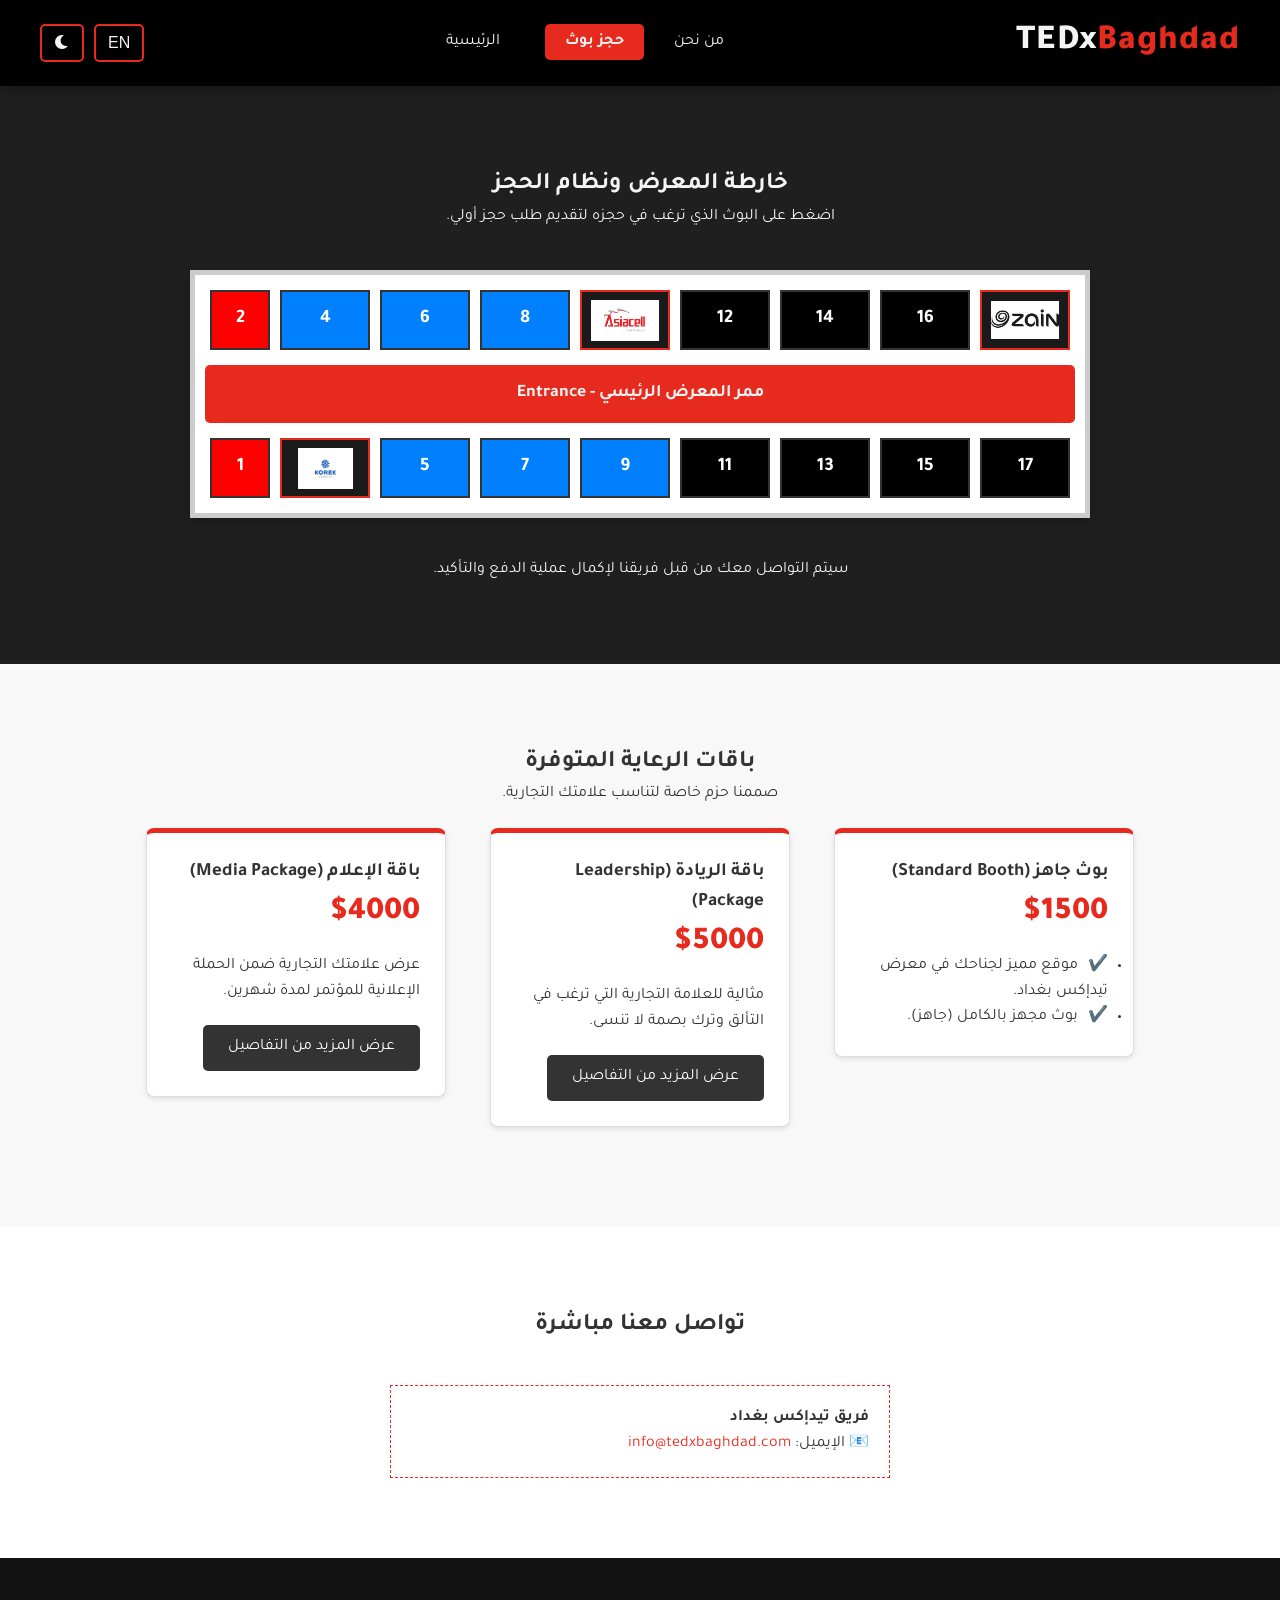
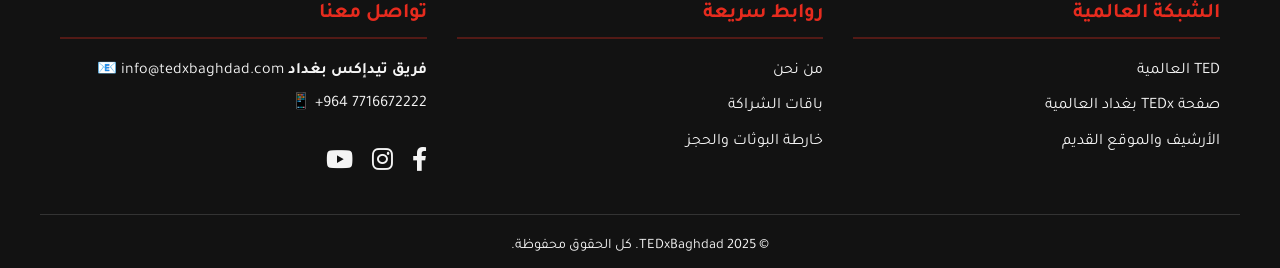
<file: booking.html>
<!DOCTYPE html>
<html lang="ar" dir="rtl">
<head>
    <meta charset="UTF-8">
    <meta name="viewport" content="width=device-width, initial-scale=1.0">
    <title id="pageTitle">TEDxBaghdad </title>
    <link rel="stylesheet" href="style.css">
    <link rel="stylesheet" href="https://cdnjs.cloudflare.com/ajax/libs/font-awesome/6.0.0-beta3/css/all.min.css">
</head>
<body class="light-mode rtl-mode">

    <header>
        <div class="logo">
            <h1>TEDx<span class="red-text">Baghdad</span></h1>
        </div>
        <nav>
            <ul id="main-nav">
                <li><a href="aboutus.html" id="nav-about">من نحن</a></li>
                <li><a href="booking.html" class="btn" id="nav-map">حجز بوث</a></li>
                <li><a href="index.html#contact" id="nav-contact">الرئيسية</a></li>
            </ul>
        </nav>
        
        <div class="toggles">
            <button id="lang-toggle" class="toggle-btn" title="Toggle Language">
                <span id="current-lang">EN</span>
            </button>
            <button id="theme-toggle" class="toggle-btn" title="Toggle Dark/Light Mode">
                <i class="fas fa-moon" id="theme-icon"></i>
            </button>
        </div>
    </header>

    <section id="map" class="section dark-bg">
        <h2 id="map-heading">خارطة المعرض ونظام الحجز</h2>
        <p id="map-subtitle">اضغط على البوث الذي ترغب في حجزه لتقديم طلب حجز أولي.</p>
        
        <div class="booth-map-placeholder">
            <div class="exhibition-map">
                <div class="booth-row top-row">
                    <div class="booth diamond" id="booth-18" data-price="4000">18</div>
                    <div class="booth diamond" id="booth-16" data-price="4000">16</div>
                    <div class="booth diamond" id="booth-14" data-price="4000">14</div>
                    <div class="booth diamond" id="booth-12" data-price="4000">12</div>
                    <div class="booth gold" id="booth-10" data-price="3500">10</div>
                    <div class="booth gold" id="booth-8" data-price="3500">8</div>
                    <div class="booth gold" id="booth-6" data-price="3500">6</div>
                    <div class="booth gold" id="booth-4" data-price="3500">4</div>
                    <div class="booth silver" id="booth-2" data-price="3000">2</div>
                </div>

                <div class="aisle">ممر المعرض الرئيسي - Entrance</div>

                <div class="booth-row bottom-row">
                    <div class="booth diamond" id="booth-17" data-price="4000">17</div>
                    <div class="booth diamond" id="booth-15" data-price="4000">15</div>
                    <div class="booth diamond" id="booth-13" data-price="4000">13</div>
                    <div class="booth diamond" id="booth-11" data-price="4000">11</div>
                    <div class="booth gold" id="booth-9" data-price="3500">9</div>
                    <div class="booth gold" id="booth-7" data-price="3500">7</div>
                    <div class="booth gold" id="booth-5" data-price="3500">5</div>
                    <div class="booth gold" id="booth-3" data-price="3500">3</div>
                    <div class="booth silver" id="booth-1" data-price="3000">1</div>
                </div>
            </div>
        </div>
        
        <p class="note" id="map-note">سيتم التواصل معك من قبل فريقنا لإكمال عملية الدفع والتأكيد.</p>
        
    </section>
    
    <section id="packages" class="section">
        <h2 id="packages-heading">باقات الرعاية المتوفرة</h2>
        <p id="packages-subtitle">صممنا حزم خاصة لتناسب علامتك التجارية.</p>

        <div class="package-card standard-booth">
            <h3 id="package1-title">بوث جاهز (Standard Booth)</h3>
            <span class="price">$1500</span>
            <ul id="package1-features">
                <li>موقع مميز لجناحك في معرض تيدإكس بغداد.</li>
                <li>بوث مجهز بالكامل (جاهز).</li>
            </ul>
        </div>
        
        <div class="package-card leadership">
             <h3 id="package2-title">باقة الريادة (Leadership Package)</h3>
             <span class="price">$5000</span>
             <p id="package2-desc">مثالية للعلامة التجارية التي ترغب في التألق وترك بصمة لا تنسى.</p>
             <a href="#" class="btn-secondary" id="package2-cta">عرض المزيد من التفاصيل</a>
        </div>
        
        <div class="package-card media">
             <h3 id="package3-title">باقة الإعلام (Media Package)</h3>
             <span class="price">$4000</span>
             <p id="package3-desc">عرض علامتك التجارية ضمن الحملة الإعلانية للمؤتمر لمدة شهرين.</p>
             <a href="#" class="btn-secondary" id="package3-cta">عرض المزيد من التفاصيل</a>
        </div>
        
    </section>

    
    <section id="contact-footer" class="section">
        <h2 id="contact-heading-small">تواصل معنا مباشرة</h2>
        <div class="contact-info">
            <p id="contact-name-small"><strong>فريق تيدإكس بغداد</strong> - قسم الشراكات</p>
            <p>📧 الإيميل: <a href="mailto:info@tedxbaghdad.com">info@tedxbaghdad.com</a></p>
        </div>
    </section>

 <footer>
    <div class="container footer-grid">
        <div class="footer-col">
            <h3 id="footer-links-global">الشبكة العالمية</h3>
            <ul>
                <li><a href="https://www.ted.com" target="_blank">TED العالمية</a></li>
                <li><a href="https://www.ted.com/tedx/events/tedxbaghdad" target="_blank">صفحة TEDx بغداد العالمية</a></li>
                <li><a href="https://tedxbaghdad.com/" target="_blank" id="footer-old-site">الأرشيف والموقع القديم</a></li> 
            </ul>
        </div>

        <div class="footer-col">
            <h3 id="footer-links-quick">روابط سريعة</h3>
            <ul>
                <li><a href="aboutus.html" id="footer-about">من نحن</a></li>
                <li><a href="#packages" id="footer-packages">باقات الشراكة</a></li>
                <li><a href="booking.html" id="footer-map-link">خارطة البوثات والحجز</a></li>
            </ul>
        </div>

        <div class="footer-col">
            <h3 id="footer-links-contact">تواصل معنا</h3>
            <div class="contact-footer-info">
                <p><strong><span id="footer-director-name">فريق تيدإكس بغداد</span></strong></p>
                <p>📧 info@tedxbaghdad.com</p>
                <p>📱 +964 7716672222</p>
            </div>
            <div class="social-links">
                <a href="https://www.facebook.com/TEDxBaghdad.Iraq/" target="_blank" title="Facebook"><i class="fab fa-facebook-f"></i></a>
                <a href="https://www.instagram.com/tedxbaghdad.iraq/" target="_blank" title="Instagram"><i class="fab fa-instagram"></i></a>
                <a href="https://www.youtube.com/user/TEDxBaghdad" target="_blank" title="YouTube"><i class="fab fa-youtube"></i></a>
            </div>
        </div>
    </div>
    
    <div class="footer-bottom">
        <p id="footer-text">© 2025 TEDxBaghdad. كل الحقوق محفوظة.</p>
    </div>
</footer>
    <script src="script.js"></script>
</body>
</html>
</file>
<file: style.css>
@import url('https://fonts.googleapis.com/css2?family=Tajawal:wght@200;400;700;900&display=swap');

:root {
    --color-ted-red: #E62B1E;
    --color-dark-primary: #121212; 
    --color-dark-secondary: #1f1f1f; 
    --color-light-primary: #ffffff; 
    --color-light-secondary: #f8f8f8; 
    --color-text-light: #f4f4f4;
    --color-text-dark: #333333;
    --section-padding: 80px 0;
}

* {
    margin: 0;
    padding: 0;
    box-sizing: border-box;
    transition: background-color 0.5s, color 0.5s, border-color 0.5s, transform 0.5s;
}

body {
    font-family: 'Tajawal', sans-serif;
    line-height: 1.6;
}

body.light-mode {
    background-color: var(--color-light-primary);
    color: var(--color-text-dark);
}

body.dark-mode {
    background-color: var(--color-dark-primary);
    color: var(--color-text-light);
}

body.dark-mode .section { background-color: var(--color-dark-primary); }
body.dark-mode .dark-bg { background-color: var(--color-dark-secondary); }
body.dark-mode h2 { color: var(--color-light-primary); }
body.dark-mode .package-card {
    background: var(--color-dark-secondary);
    border: 1px solid #333;
    box-shadow: 0 2px 5px rgba(255, 255, 255, 0.1);
}
body.dark-mode .package-card h3 { color: var(--color-text-light); }
body.dark-mode footer { background-color: #000; }

.rtl-mode { direction: rtl; }
.ltr-mode { direction: ltr; }

a { text-decoration: none; color: var(--color-ted-red); transition: color 0.3s; }
.section { padding: var(--section-padding); text-align: center; }
.dark-bg { background-color: var(--color-dark-secondary); color: var(--color-text-light); }
.red-text { color: var(--color-ted-red); }
.container { max-width: 1200px; margin: 0 auto; padding: 0 20px; }

.about-grid { display: grid; grid-template-columns: 2fr 1fr; gap: 40px; max-width: 1000px; margin: 40px auto 0; }
.rtl-mode .about-grid { text-align: right; }
.ltr-mode .about-grid { text-align: left; }

.rtl-mode .media-coverage { border-right: 3px solid var(--color-ted-red); padding-right: 20px; border-left: none; padding-left: 0; }
.ltr-mode .media-coverage { border-right: none; padding-right: 0; border-left: 3px solid var(--color-ted-red); padding-left: 20px; }

.rtl-mode .package-card { text-align: right; }
.ltr-mode .package-card { text-align: left; }

.rtl-mode .package-card ul li:before { content: "✔️"; margin-left: 10px; margin-right: 0; color: var(--color-ted-red); }
.ltr-mode .package-card ul li:before { content: "✔️"; margin-right: 10px; margin-left: 0; color: var(--color-ted-red); }

header {
    background-color: #000;
    color: var(--color-text-light);
    padding: 15px 40px;
    display: flex;
    justify-content: space-between;
    align-items: center;
    position: sticky;
    top: 0;
    z-index: 1000;
    box-shadow: 0 4px 12px rgba(0, 0, 0, 0.3); 
}

header .logo h1 {
    font-size: 2.2em;
    margin: 0;
    color: var(--color-light-bg);
    font-weight: 900;
    letter-spacing: 1px;
}

nav ul {
    list-style: none;
    display: flex;
    align-items: center; 
    margin: 0;
}

nav ul li {
    margin: 0 15px; 
}

nav ul li a {
    color: var(--color-text-light);
    font-weight: 400;
    padding: 8px 0;
    position: relative;
}

nav ul li a:hover {
    color: var(--color-ted-red);
}

nav ul li a::after {
    content: '';
    position: absolute;
    bottom: -5px;
    left: 0;
    width: 0;
    height: 3px;
    background-color: var(--color-ted-red);
    transition: width 0.3s ease;
}

nav ul li a:hover::after {
    width: 100%;
}

.toggles { display: flex; align-items: center; }
.toggle-btn {
    background: none;
    border: 2px solid var(--color-ted-red);
    color: var(--color-text-light);
    font-size: 1em;
    padding: 8px 12px;
    cursor: pointer;
    border-radius: 5px;
    transition: background-color 0.3s, color 0.3s;
}
.rtl-mode .toggle-btn { margin-right: 10px; margin-left: 0; }
.ltr-mode .toggle-btn { margin-left: 10px; margin-right: 0; }
.toggle-btn:hover { background-color: var(--color-ted-red); color: var(--color-light-primary); }

.btn {
    background-color: var(--color-ted-red);
    color: var(--color-light-bg) !important;
    padding: 10px 20px; 
    border-radius: 5px;
    font-weight: 700;
    transition: background-color 0.3s;
    margin-left: 15px;
}

.hero {
    background: linear-gradient(rgba(0, 0, 0, 0.8), rgba(0, 0, 0, 0.8)), 
                url('images/style.jpg') no-repeat center center/cover;
    height: 90vh; 
    display: flex;
    justify-content: center;
    align-items: center;
    color: var(--color-text-light); 
    text-align: center;
    padding: 0 20px;
}

.hero h1 { display: none; }

.hero h2 {
    font-size: 4.5em;
    font-weight: 900; 
    margin-bottom: 25px;
    letter-spacing: 5px; 
    color: var(--color-ted-red); 
    text-shadow: 0 0 15px rgba(230, 43, 30, 0.8), 2px 2px 5px rgba(0, 0, 0, 0.5);
}

.event-info span {
    display: block;
    font-size: 1.4em;
    margin-bottom: 15px;
    font-weight: 400;
    color: #f0f0f0;
}

.btn-primary {
    margin-top: 40px;
    font-size: 1.3em;
    padding: 15px 40px;
    background: var(--color-ted-red);
    color: var(--color-light-bg);
    border-radius: 50px;
    display: inline-block;
    box-shadow: 0 8px 20px rgba(230, 43, 30, 0.6); 
    font-weight: 700;
}

.btn-primary:hover {
    background-color: #b72217;
    transform: translateY(-3px); 
}

@media (max-width: 768px) {
    .hero {
        height: 80vh; 
    }
    .hero .pre-title {
        font-size: 0.9em; 
    }
    .hero h2 {
        font-size: 2.8em; 
        letter-spacing: 2px; 
    }
    .event-info span {
        font-size: 1em; 
    }
    .hero .btn-primary {
        font-size: 1em; 
        padding: 12px 30px; 
        margin-top: 30px;
    }
}

#about {
    padding-bottom: 40px;
}

.about-grid {
    display: grid;
    grid-template-columns: 1.7fr 1fr; 
    gap: 50px; 
    text-align: initial;
    max-width: 1000px; 
    margin: 40px auto 0; 
    padding: 0 20px; 
}

.text-block p {
    margin-bottom: 15px;
    font-size: 1.1em;
    line-height: 1.8; 
    text-align: justify; 
}

.media-coverage {
    border: 2px solid var(--color-ted-red); 
    padding: 20px;
    border-radius: 8px; 
    background-color: var(--color-light-secondary); 
    box-shadow: 0 4px 10px rgba(0, 0, 0, 0.1);
    height: fit-content; 
    margin: 0; 
}

.dark-mode .media-coverage {
    background-color: var(--color-dark-secondary);
    box-shadow: 0 4px 10px rgba(255, 255, 255, 0.1);
}

.media-coverage h3 {
    color: var(--color-ted-red);
    margin-top: 0;
    border-bottom: 2px dashed var(--color-ted-red); 
    padding-bottom: 10px;
    font-size: 1.4em;
}

.media-coverage ul {
    list-style: none;
    padding: 0;
    margin-top: 15px;
}

.media-coverage ul li {
    margin-bottom: 12px;
    font-weight: 400;
}

@media (max-width: 992px) {
    .about-grid {
        grid-template-columns: 1fr; 
        gap: 30px;
        text-align: center;
        display: flex;
        flex-direction: column; 
        max-width: 100%;
        padding: 0 20px; 
    }
    .media-coverage {
        margin: 20px auto 0; 
        width: 100%; 
        max-width: 450px; 
        text-align: right; 
    }
    .ltr-mode .media-coverage {
        text-align: left;
    }
}

#numbers { padding: 60px 0; }
.stats-grid { display: flex; justify-content: space-around; flex-wrap: wrap; gap: 30px; margin: 40px auto; }
.stat-box {
    background: #000;
    color: var(--color-ted-red);
    padding: 25px 35px;
    border-radius: 10px;
    width: 200px;
    text-align: center;
    box-shadow: 0 4px 8px rgba(255, 255, 255, 0.1);
}
.stat-box .number { display: block; font-size: 2.5em; font-weight: 900; margin-bottom: 5px; }
.stat-box p { color: var(--color-text-light); font-weight: 400; }
.demographics { margin-top: 40px; padding: 20px; border: 1px solid var(--color-ted-red); max-width: 600px; margin-left: auto; margin-right: auto; border-radius: 8px; }
.demographics h3 { color: var(--color-ted-red); margin-bottom: 10px; }

#packages { background-color: var(--color-light-secondary); }

body.dark-mode #packages h2,
body.dark-mode #packages p {
    color: var(--color-text-light); 
}

.package-card {
    display: inline-block;
    background: var(--color-light-primary);
    border: 1px solid #ddd;
    border-top: 5px solid var(--color-ted-red);
    border-radius: 8px;
    padding: 25px;
    margin: 20px;
    width: 300px;
    box-shadow: 0 2px 5px rgba(0, 0, 0, 0.1);
    vertical-align: top;
}
.package-card .price { display: block; color: var(--color-ted-red); font-size: 2em; font-weight: 900; margin-bottom: 15px; }
.btn-secondary {
    display: inline-block;
    margin-top: 20px;
    padding: 10px 25px;
    background-color: var(--color-text-dark);
    color: var(--color-light-primary);
    border-radius: 5px;
    transition: background-color 0.3s;
}
.dark-mode .btn-secondary { background-color: #555; }

.booth-map-placeholder { height: auto; border: none; background-color: transparent; }
.exhibition-map {
    display: flex;
    flex-direction: column;
    align-items: center;
    max-width: 900px;
    margin: 40px auto;
    border: 5px solid #ccc;
    padding: 10px;
    background-color: var(--color-light-primary);
    box-shadow: 0 4px 10px rgba(0, 0, 0, 0.2);
}
.dark-mode .exhibition-map { background-color: #000; border: 5px solid #444; }

.exhibition-map:hover {
    border-color: var(--color-ted-red);
}

.booth-row { display: flex; width: 100%; justify-content: space-between; }
.aisle {
    width: 100%;
    text-align: center;
    padding: 15px 0;
    margin: 10px 0;
    background-color: var(--color-ted-red);
    color: var(--color-text-light);
    font-weight: 700;
    font-size: 1.1em;
    border-radius: 5px;
}
.booth {
   display: flex;
    justify-content: center;
    align-items: center;
    cursor: pointer;
    color: var(--color-light-primary);
    font-weight: 700;
    font-size: 1.2em;
    border: 2px solid #333;
    margin: 5px;
    transition: transform 0.2s, box-shadow 0.2s;
    height: 60px; 
    flex-grow: 1; 
    position: relative;
    overflow: hidden;
    direction: ltr;
}
.booth:hover { transform: scale(1.05); box-shadow: 0 0 15px rgba(230, 43, 30, 0.7); }

.diamond { background-color: #000000; width: 15%; }
.gold { background-color: #0080ff; width: 15%; }
.silver { background-color: #ff0000; width: 10%; } 

.booked {
    background-color: #1a1a1a !important; 
    cursor: pointer; 
    pointer-events: auto !important; 
    border: 2px solid var(--color-ted-red);
    color: #ccc;
    position: relative; 
    overflow: hidden;
}

.booked::after {
    content: "محجوز"; 
    position: absolute;
    top: 0;
    left: 0;
    width: 100%;
    height: 100%;
    background-color: rgba(230, 43, 30, 0.9); 
    color: white;
    display: flex;
    justify-content: center;
    align-items: center;
    font-size: 1.2em;
    font-weight: 700;
    opacity: 0; 
    transition: opacity 0.3s;
    z-index: 10;
    pointer-events: none; 
}

.booked:hover .logo-container {
    opacity: 0; 
}
.booked:hover::after {
    opacity: 1; 
}
.booked .company-name {
    font-size: 0.6em;
    font-weight: 400;
    position: absolute;
    bottom: 5px;
    color: #f7b731;
}
.booked .logo-container, .booked .booth-number-text {
    opacity: 1;
    transition: opacity 0.3s;
    position: absolute;
    top: 50%;
    left: 50%;
    transform: translate(-50%, -50%);
    width: 100%;
    height: 100%;
    display: flex;
    justify-content: center;
    align-items: center;
    padding: 5px;
}

.booked .company-logo {
    max-width: 90%;
    max-height: 90%;
    object-fit: contain;
}
.booked .booth-number-text {
    display: none; 
}

.contact-info { 
    max-width: 500px; 
    margin: 40px auto 0; 
    padding: 20px; 
    border: 1px dashed var(--color-ted-red); 
    text-align: right; 
}
.ltr-mode .contact-info {
    text-align: left;
}

.contact-info p span[dir="ltr"],
.contact-footer-info p {
    direction: ltr;
    display: inline-block;
}

.modal {
    display: none; 
    position: fixed; 
    z-index: 2000; 
    left: 0;
    top: 0;
    width: 100%;
    height: 100%;
    overflow: auto; 
    background-color: rgba(0,0,0,0.7); 
    justify-content: center;
    align-items: center;
}
.modal-content {
    background-color: var(--color-light-primary);
    margin: auto;
    padding: 30px;
    border: 1px solid var(--color-ted-red);
    width: 80%;
    max-width: 500px;
    border-radius: 10px;
    position: relative;
    text-align: center;
    animation: fadeIn 0.3s ease-out;
}

@keyframes fadeIn {
    from { opacity: 0; transform: scale(0.95); }
    to { opacity: 1; transform: scale(1); }
}
.dark-mode .modal-content { background-color: var(--color-dark-secondary); }
.close-btn {
    color: var(--color-ted-red);
    float: right;
    font-size: 28px;
    font-weight: bold;
    position: absolute;
    top: 15px;
    cursor: pointer;
}
.rtl-mode .close-btn { left: 15px; right: auto; }
.ltr-mode .close-btn { right: 15px; left: auto; }

.modal-header {
    display: flex;
    flex-direction: column;
    align-items: center;
    margin-bottom: 15px;
}

.modal-icon {
    font-size: 2.5em;
    color: var(--color-ted-red);
    margin-bottom: 10px;
}

.modal-content h3 {
    font-size: 1.6em;
    margin: 0;
}

.modal-content p {
    font-size: 1.1em;
    margin-bottom: 10px;
}

.modal-price {
    font-size: 1.5em;
    font-weight: 700;
    margin: 20px 0;
    color: var(--color-ted-red);
    background-color: var(--color-light-secondary);
    padding: 10px;
    border-radius: 8px;
    border: 1px solid #e0e0e0; 
}
.dark-mode .modal-price {
    background-color: var(--color-dark-primary);
}

.btn-modal {
    display: inline-block;
    background-color: var(--color-ted-red);
    color: var(--color-light-primary);
    padding: 12px 30px; 
    border-radius: 5px;
    font-size: 1em; 
    font-weight: 700;
    margin-top: 10px;
    transition: background-color 0.3s, transform 0.2s;
}
.btn-modal:hover {
    background-color: #b72217;
    transform: scale(1.05);
}

.modal-note {
    font-size: 0.9em !important;
    color: #777;
    margin-top: 20px;
}
.dark-mode .modal-note {
    color: var(--color-text-light); 
}

footer {
    background-color: var(--color-dark-primary); 
    color: var(--color-text-light);
    padding: 40px 0 10px;
}

.footer-grid {
    display: grid;
    grid-template-columns: repeat(3, 1fr); 
    gap: 30px;
    text-align: right;
    padding-bottom: 30px;
    border-bottom: 1px solid #333;
}
.ltr-mode .footer-grid {
    text-align: left;
}

.footer-col h3 {
    font-size: 1.3em;
    font-weight: 700;
    margin-bottom: 20px;
    color: var(--color-ted-red); 
    border-bottom: 2px solid rgba(230, 43, 30, 0.3);
    padding-bottom: 5px;
}

.footer-col ul {
    list-style: none;
    padding: 0;
}

.footer-col ul li {
    margin-bottom: 10px;
    font-size: 1em;
}

.footer-col a {
    color: var(--color-text-light);
    transition: color 0.3s;
}

.footer-col a:hover {
    color: var(--color-ted-red);
}

.contact-footer-info p {
    margin-bottom: 8px;
    font-size: 1em;
}

.social-links {
    margin-top: 20px;
}

.social-links a {
    font-size: 1.5em;
    margin-left: 15px; 
    color: var(--color-text-light);
    transition: color 0.3s;
}
.ltr-mode .social-links a {
    margin-right: 15px;
    margin-left: 0;
}

.social-links a:hover {
    color: var(--color-ted-red);
}

.footer-bottom {
    text-align: center;
    padding-top: 20px;
    font-size: 0.9em;
}

#gallery {
    padding: var(--section-padding) 0;
    background-color: var(--color-light-secondary);
    direction: ltr !important; 
    overflow: hidden;
}

.dark-mode #gallery {
    background-color: var(--color-dark-primary);
}

#gallery h2, #gallery p {
    text-align: center;
    direction: rtl;
    margin-bottom: 40px;
    padding: 0 20px;
}

.carousel-wrapper {
    display: flex;
    align-items: center;
    width: 100%;
    height: 600px; 
    position: relative;
}

.carousel-inner {
    display: flex;
    width: 100%;
    height: 100%;
    align-items: center;
    transition: transform 0.5s cubic-bezier(0.25, 1, 0.5, 1);
    will-change: transform;
}

.carousel-item {
    flex: 0 0 60%; 
    max-width: 60%;
    opacity: 0.5;
    transform: scale(0.85); 
    box-sizing: border-box;
    cursor: pointer;
    text-align: center;
    transition: all 0.5s ease;
    overflow: hidden;
}

.carousel-item img {
    width: 100%;
    height: 100%; 
    object-fit: cover; 
    border-radius: 20px;
    box-shadow: 0 10px 30px rgba(0, 0, 0, 0.5);
    display: block;
}

.carousel-item.active {
    opacity: 1;
    transform: scale(1); 
    z-index: 10;
    box-shadow: 0 0 10px rgba(230, 43, 30, 0.4), 0 0 20px rgba(230, 43, 30, 0.2);
}

.nav-btn {
    position: absolute;
    top: 50%;
    transform: translateY(-50%);
    background: rgba(230, 43, 30, 0.9);
    color: white;
    border: none;
    width: 60px;
    height: 60px;
    border-radius: 50%;
    cursor: pointer;
    font-size: 1.5em;
    z-index: 20;
    display: flex;
    align-items: center;
    justify-content: center;
    transition: all 0.3s;
}

.nav-btn:hover {
    background: #fff;
    color: var(--color-ted-red);
    transform: translateY(-50%) scale(1.1);
}

#prev-btn { left: 5%; }
#next-btn { right: 5%; }

@media (max-width: 768px) {
    .carousel-wrapper { height: 400px; }
    .carousel-item { 
        flex: 0 0 85%; 
        max-width: 85%; 
    }
    .carousel-item img { 
        height: 300px; 
        aspect-ratio: 4/3;
    }
}

#packages { 
    background-color: var(--color-light-secondary); 
}

body.dark-mode #packages {
    background-color: var(--color-dark-secondary) !important; 
}

body.dark-mode #packages h2,
body.dark-mode #packages p {
    color: var(--color-light-primary) !important; 
}

body.dark-mode .company-details-view p {
    color: var(--color-text-light) !important; 
}

.dark-mode .modal-content { 
    background-color: var(--color-dark-secondary);
}
.dark-mode .company-details-view {
    background-color: var(--color-dark-secondary); 
}

@media (max-width: 768px) {
    header {
        padding: 10px 15px; 
        flex-wrap: wrap; 
        justify-content: center; 
        gap: 10px;
    }
    header .logo h1 {
        font-size: 1.8em; 
    }
    nav ul li {
        margin: 0 8px; 
    }
    nav ul li a {
        font-size: 0.9em; 
    }
    .toggle-btn {
        padding: 6px 10px;
        font-size: 0.9em;
    }
}

.hero-small {
    height: 40vh;
    background-size: cover;
    background-position: center;
    display: flex;
    justify-content: center;
    align-items: center;
    text-align: center;
    color: var(--color-text-light);
    position: relative;
}

.hero-small::before {
    content: '';
    position: absolute;
    top: 0;
    left: 0;
    width: 100%;
    height: 100%;
    background: rgba(0, 0, 0, 0.6); 
}

.hero-small .hero-content {
    position: relative;
    z-index: 2;
}

.hero-small h1 {
    font-size: 3.5em;
    margin-bottom: 10px;
}

.content-grid {
    display: grid;
    grid-template-columns: 2fr 1fr;
    gap: 50px;
    align-items: center;
}

.text-content h2 {
    color: var(--color-ted-red);
    margin-bottom: 20px;
    text-align: right;
}
.ltr-mode .text-content h2 {
    text-align: left;
}

.image-placeholder img {
    width: 100%;
    border-radius: 10px;
    box-shadow: 0 5px 15px rgba(0,0,0,0.1);
}

.video-grid {
    display: grid;
    grid-template-columns: repeat(auto-fit, minmax(300px, 1fr));
    gap: 30px;
    margin-top: 40px;
}

.video-card {
    position: relative;
    display: block;
    overflow: hidden;
    border-radius: 10px;
    box-shadow: 0 8px 20px rgba(0,0,0,0.3);
}

.video-card img {
    width: 100%;
    display: block;
    transition: transform 0.3s ease;
}

.video-card:hover img {
    transform: scale(1.1);
}

.video-overlay {
    position: absolute;
    top: 0;
    left: 0;
    width: 100%;
    height: 100%;
    background: rgba(230, 43, 30, 0.7); 
    display: flex;
    justify-content: center;
    align-items: center;
    font-size: 4em;
    color: white;
    opacity: 0;
    transition: opacity 0.3s ease;
}

.video-card:hover .video-overlay {
    opacity: 1;
}

@media (max-width: 768px) {
    .content-grid {
        grid-template-columns: 1fr; 
    }
}
</file>
